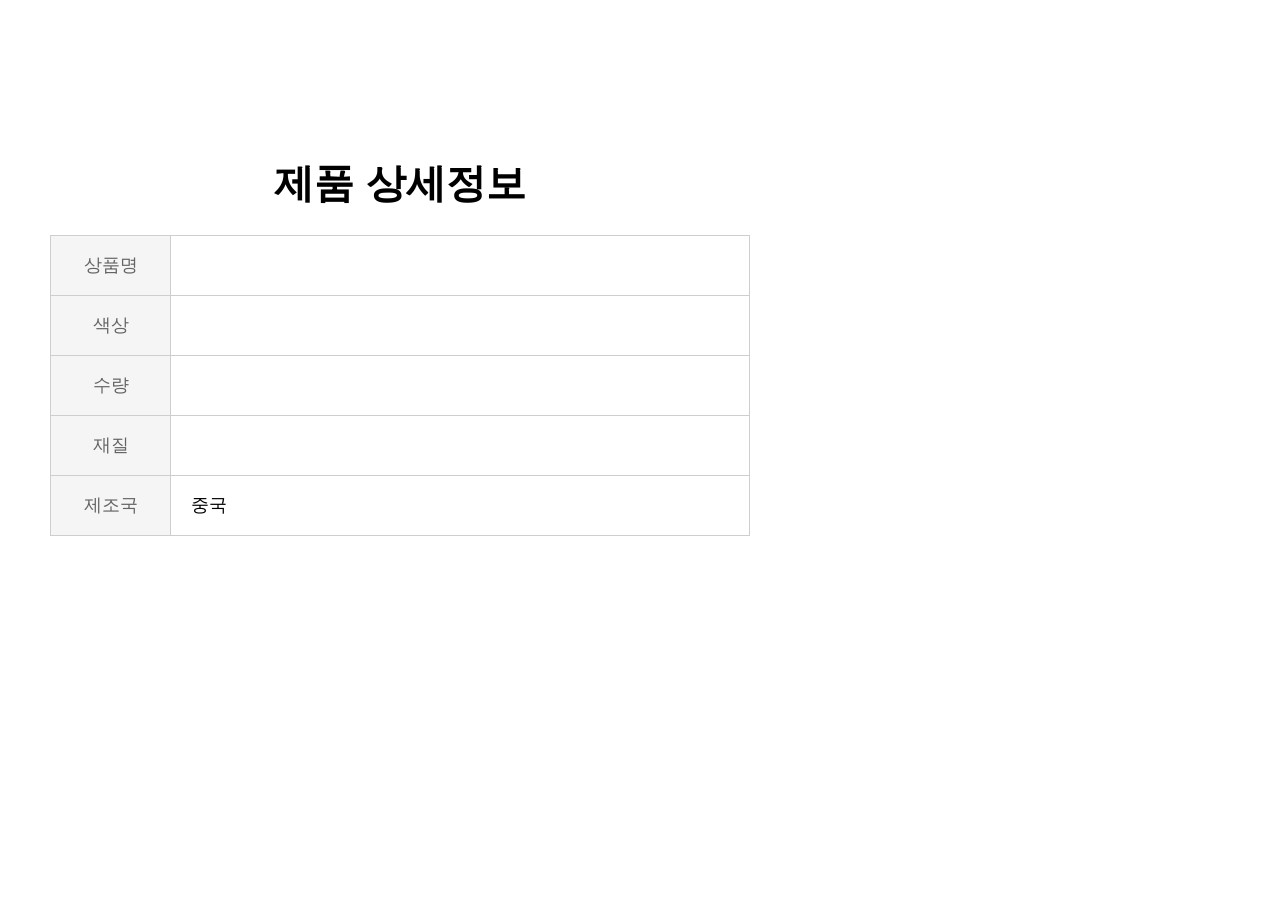
<file: extension/static/detail_page/index.html>
<!DOCTYPE html>
<html lang="ko">

<head>
    <meta name="viewport" content="width=device-width, initial-scale=1" />
    <meta charset="utf-8" />
    <link rel="stylesheet" href="../globals.css">
    <link rel="stylesheet" href="style.css">
</head>

<body>
    <main class="element">
        <h1 class="name"></h1>
        <div class="img"></div>
        <div class="div"></div>
        <div class="img-2"></div>
        <section class="info-section">
            <h2 class="info-title">제품 상세정보</h2>
            <table class="info-table">
                <tr>
                    <th>상품명</th>
                    <td class="name-2"></td>
                </tr>
                <tr>
                    <th>색상</th>
                    <td class="color"></td>
                </tr>
                <tr>
                    <th>수량</th>
                    <td class="count"></td>
                </tr>
                <tr>
                    <th>재질</th>
                    <td class="mtl"></td>
                </tr>
                <tr>
                    <th>제조국</th>
                    <td>중국</td>
                </tr>
            </table>
        </section>
    </main>
</body>

</html>
</file>
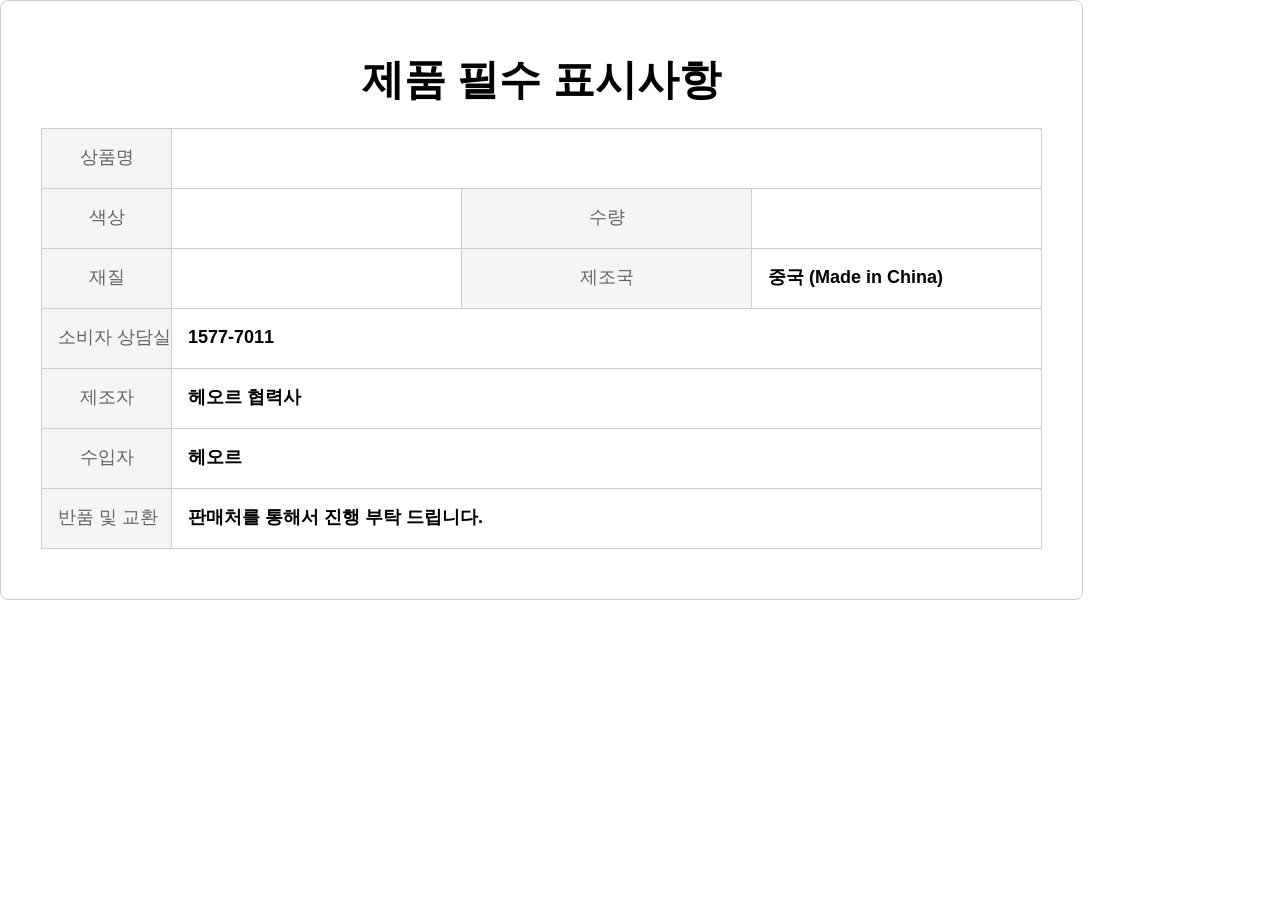
<file: extension/static/label/index.html>
<!DOCTYPE html>
<html lang="ko">

<head>
    <meta name="viewport" content="width=device-width, initial-scale=1" />
    <meta charset="utf-8" />
    <link rel="stylesheet" href="../globals.css">
    <link rel="stylesheet" href="style.css">
</head>

<body>
    <article class="element">
        <h1 class="title">제품 필수 표시사항</h1>
        <table class="label-table">
            <tr>
                <th>상품명</th>
                <td colspan="3" class="name"></td>
            </tr>
            <tr>
                <th>색상</th>
                <td class="color"></td>
                <th>수량</th>
                <td class="count"></td>
            </tr>
            <tr>
                <th>재질</th>
                <td class="mtl"></td>
                <th>제조국</th>
                <td>중국 (Made in China)</td>
            </tr>
            <tr>
                <th>소비자 상담실</th>
                <td colspan="3">1577-7011</td>
            </tr>
            <tr>
                <th>제조자</th>
                <td colspan="3">헤오르 협력사</td>
            </tr>
            <tr>
                <th>수입자</th>
                <td colspan="3">헤오르</td>
            </tr>
            <tr>
                <th>반품 및 교환</th>
                <td colspan="3">판매처를 통해서 진행 부탁 드립니다.</td>
            </tr>
        </table>
    </article>
</body>

</html>
</file>
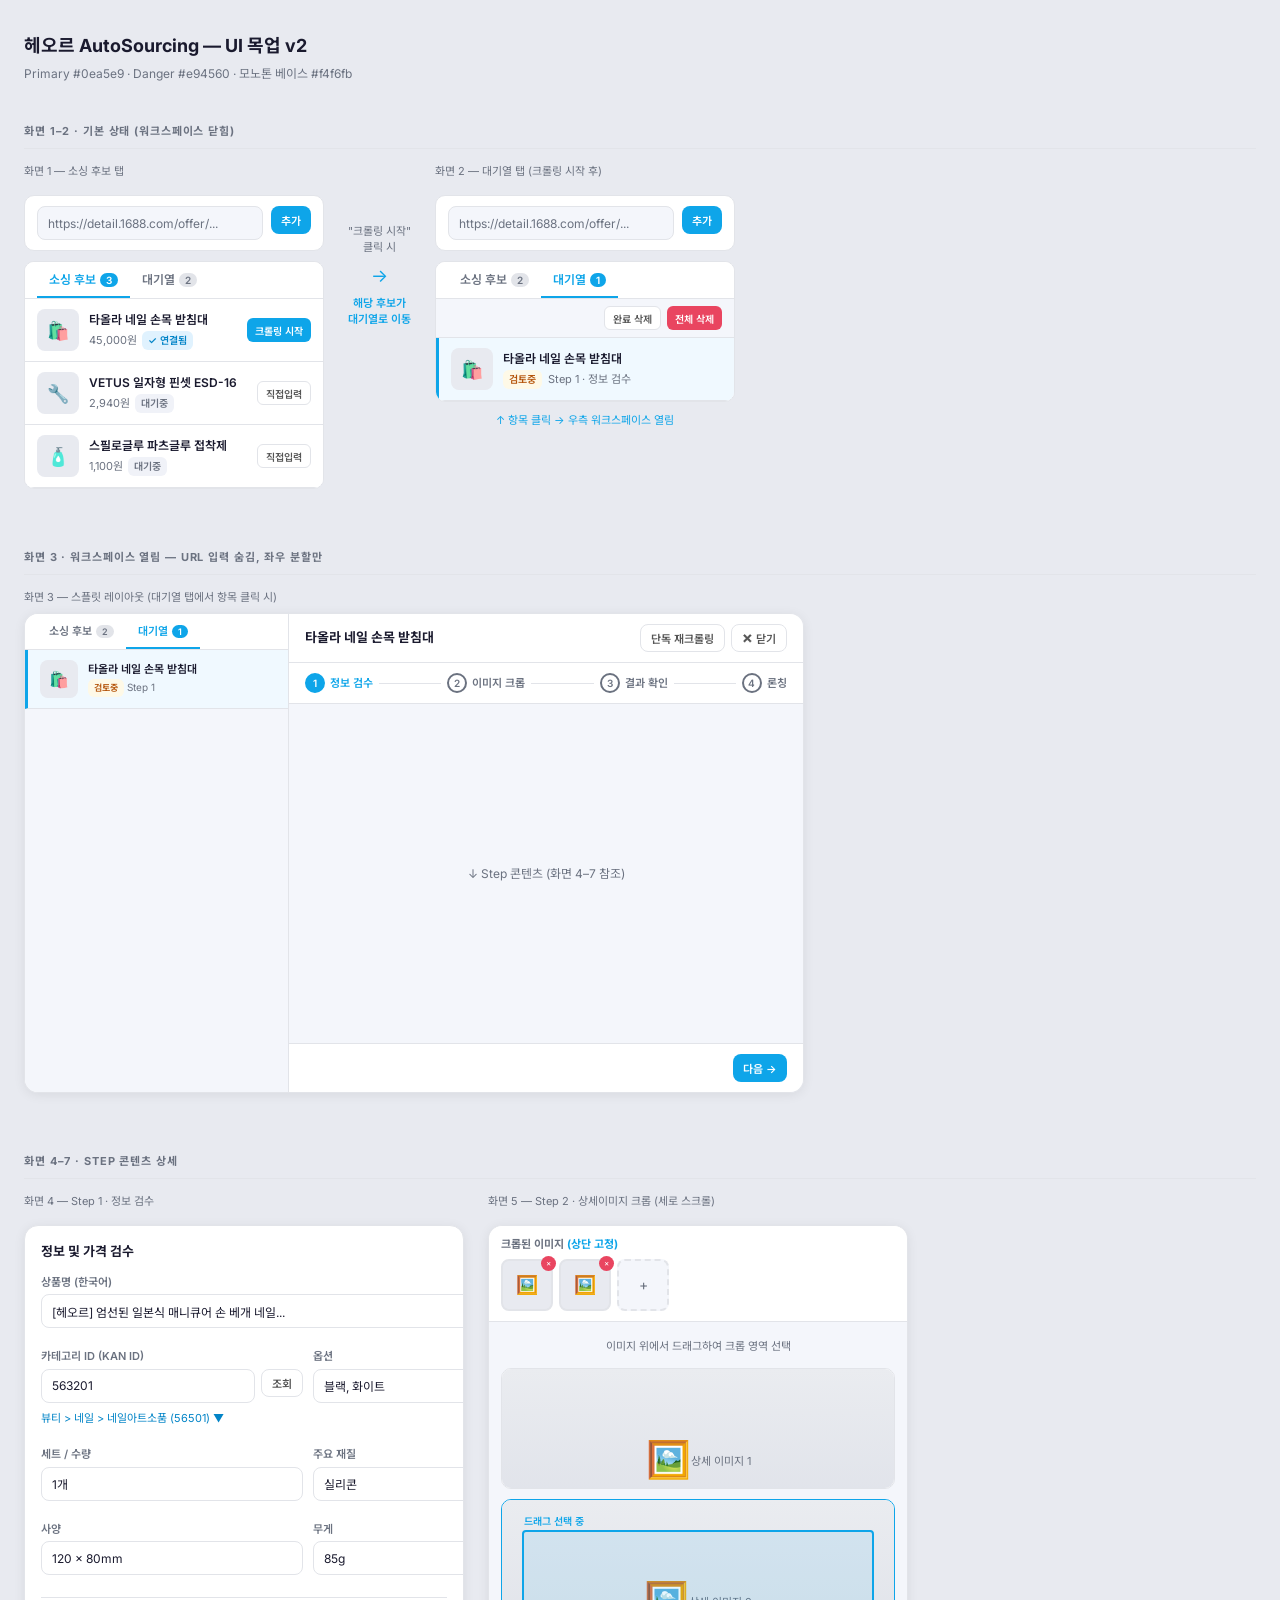
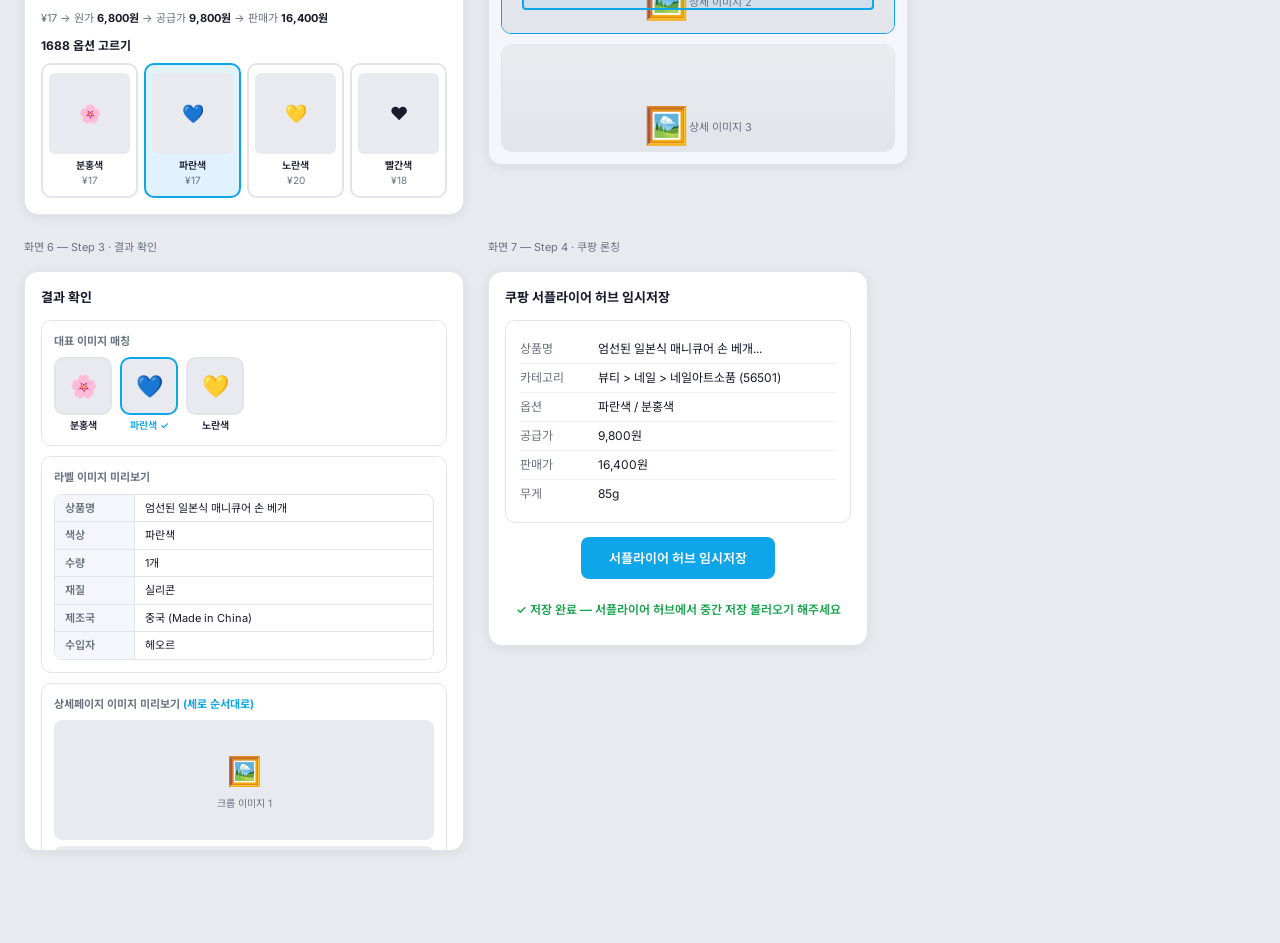
<file: docs/ui-mockup.html>
<!DOCTYPE html>
<html lang="ko">
<head>
<meta charset="UTF-8">
<meta name="viewport" content="width=device-width, initial-scale=1.0">
<title>헤오르 AutoSourcing — UI 목업 v2</title>
<link rel="stylesheet" href="https://fonts.googleapis.com/css2?family=Noto+Sans+KR:wght@400;500;600;700&family=Inter:wght@400;500;600;700&display=swap">
<style>
  * { box-sizing: border-box; margin: 0; padding: 0; }
  body { font-family: 'Inter','Noto Sans KR',sans-serif; background: #e8eaf0; color: #1a1a2e; font-size: 13px; line-height: 1.5; padding: 32px 24px; }

  :root {
    --bg: #f4f6fb; --surface: #fff; --border: #e2e4e9;
    --text: #1a1a2e; --muted: #6b7280;
    --primary: #0ea5e9; --primary-hover: #0284c7; --primary-light: #e0f2fe;
    --danger: #e94560; --success: #16a34a;
  }

  h1 { font-size: 18px; font-weight: 700; margin-bottom: 6px; }
  .page-sub { color: var(--muted); font-size: 12px; margin-bottom: 40px; }

  .section { margin-bottom: 60px; }
  .section-label { font-size: 11px; font-weight: 700; color: var(--muted); text-transform: uppercase; letter-spacing: 0.08em; margin-bottom: 14px; padding-bottom: 8px; border-bottom: 1px solid var(--border); }
  .caption { font-size: 11px; color: var(--muted); margin-bottom: 8px; }

  .row { display: flex; gap: 24px; flex-wrap: wrap; align-items: flex-start; }
  .col { display: flex; flex-direction: column; gap: 8px; }

  /* ── 디바이스 프레임 ── */
  .frame {
    background: var(--surface); border: 1px solid var(--border);
    border-radius: 14px; overflow: hidden;
    box-shadow: 0 2px 12px rgba(0,0,0,0.07); flex-shrink: 0;
  }

  /* ── 공통 컴포넌트 ── */
  .btn { display: inline-flex; align-items: center; border: none; border-radius: 8px; cursor: pointer; font-size: 12px; font-weight: 600; height: 34px; padding: 0 14px; font-family: inherit; white-space: nowrap; }
  .btn-primary { background: var(--primary); color: #fff; }
  .btn-ghost { background: var(--surface); border: 1px solid var(--border); color: #555; }
  .btn-danger { background: var(--danger); color: #fff; }
  .btn-sm { height: 28px; font-size: 11px; padding: 0 10px; }
  .btn-xs { height: 24px; font-size: 10px; padding: 0 8px; border-radius: 6px; }

  .badge { display: inline-flex; align-items: center; border-radius: 6px; font-size: 10px; font-weight: 600; padding: 2px 6px; }
  .b-linked { background: var(--primary-light); color: var(--primary-hover); }
  .b-pending { background: #f0f2f8; color: var(--muted); }
  .b-done { background: #f0fdf4; color: var(--success); }
  .b-review { background: #fef9e7; color: #b45309; }

  .tab-cnt { border-radius: 10px; padding: 1px 6px; font-size: 10px; margin-left: 4px; }
  .tc-on { background: var(--primary); color: #fff; }
  .tc-off { background: #e2e4e9; color: var(--muted); }

  .tabs { display: flex; border-bottom: 1px solid var(--border); background: var(--surface); padding: 0 12px; }
  .tab { padding: 9px 12px 7px; font-size: 12px; font-weight: 600; color: var(--muted); border-bottom: 2px solid transparent; cursor: pointer; white-space: nowrap; }
  .tab.on { color: var(--primary); border-bottom-color: var(--primary); }

  /* ── URL 입력 컨테이너 (별도) ── */
  .url-container {
    background: var(--surface); border-radius: 10px;
    border: 1px solid var(--border); padding: 10px 12px;
    display: flex; gap: 8px;
  }
  .url-input {
    flex: 1; border: 1px solid var(--border); border-radius: 8px;
    height: 34px; padding: 0 10px; font-size: 12px; color: var(--muted);
    background: var(--bg); outline: none; font-family: inherit;
  }

  /* ── 카드 패널 ── */
  .panel { background: var(--surface); border: 1px solid var(--border); border-radius: 10px; overflow: hidden; }
  .panel-bg { background: var(--bg); }

  .cand-card { display: flex; align-items: center; gap: 10px; padding: 10px 12px; border-bottom: 1px solid var(--border); background: var(--surface); }
  .cand-thumb { width: 42px; height: 42px; border-radius: 8px; background: #e8eaf0; flex-shrink: 0; display: flex; align-items: center; justify-content: center; font-size: 18px; }
  .cand-body { flex: 1; min-width: 0; }
  .cand-name { font-size: 12px; font-weight: 600; white-space: nowrap; overflow: hidden; text-overflow: ellipsis; }
  .cand-sub { font-size: 11px; color: var(--muted); margin-top: 2px; display: flex; align-items: center; gap: 5px; }
  .cand-actions { display: flex; align-items: center; gap: 5px; flex-shrink: 0; }

  .q-toolbar { display: flex; justify-content: flex-end; gap: 6px; padding: 7px 12px; background: var(--bg); border-bottom: 1px solid var(--border); }
  .q-item { display: flex; align-items: center; gap: 10px; padding: 10px 12px; border-bottom: 1px solid var(--border); background: var(--surface); cursor: pointer; }
  .q-item:hover { background: var(--bg); }
  .q-thumb { width: 42px; height: 42px; border-radius: 8px; background: #e8eaf0; flex-shrink: 0; display: flex; align-items: center; justify-content: center; font-size: 18px; }
  .q-body { flex: 1; min-width: 0; }
  .q-name { font-size: 12px; font-weight: 600; white-space: nowrap; overflow: hidden; text-overflow: ellipsis; }
  .q-status { font-size: 11px; color: var(--muted); margin-top: 2px; }

  /* ── 스플릿 레이아웃 ── */
  .split { display: flex; border-radius: 14px; overflow: hidden; border: 1px solid var(--border); box-shadow: 0 2px 12px rgba(0,0,0,0.07); }
  .sp-left { width: 264px; border-right: 1px solid var(--border); display: flex; flex-direction: column; flex-shrink: 0; background: var(--surface); }
  .sp-right { flex: 1; display: flex; flex-direction: column; background: var(--bg); overflow: hidden; }

  /* ── 워크스페이스 ── */
  .ws-header { display: flex; align-items: center; justify-content: space-between; padding: 10px 16px; border-bottom: 1px solid var(--border); background: var(--surface); flex-shrink: 0; }
  .ws-title { font-size: 13px; font-weight: 700; }
  .ws-actions { display: flex; gap: 6px; }
  .stepper { display: flex; align-items: center; padding: 10px 16px; border-bottom: 1px solid var(--border); background: var(--surface); flex-shrink: 0; }
  .st-item { display: flex; align-items: center; gap: 5px; font-size: 11px; font-weight: 600; color: var(--muted); white-space: nowrap; }
  .st-item.on { color: var(--primary); }
  .st-item.done { color: var(--success); }
  .st-num { width: 20px; height: 20px; border-radius: 50%; border: 2px solid currentColor; display: flex; align-items: center; justify-content: center; font-size: 10px; flex-shrink: 0; }
  .st-item.on .st-num { background: var(--primary); border-color: var(--primary); color: #fff; }
  .st-item.done .st-num { background: var(--success); border-color: var(--success); color: #fff; }
  .st-line { flex: 1; height: 1px; background: var(--border); margin: 0 6px; min-width: 10px; }
  .st-line.done { background: var(--success); }
  .ws-body { flex: 1; overflow-y: auto; padding: 16px; }
  .ws-footer { display: flex; justify-content: space-between; align-items: center; padding: 10px 16px; border-top: 1px solid var(--border); background: var(--surface); flex-shrink: 0; }

  /* ── Step 1 폼 ── */
  .sec-title { font-size: 13px; font-weight: 700; margin-bottom: 12px; }
  .fg { display: flex; flex-direction: column; gap: 4px; margin-bottom: 10px; }
  .fg-row { display: grid; gap: 10px; margin-bottom: 10px; }
  .fg-row.c2 { grid-template-columns: 1fr 1fr; }
  .fg-row.c3 { grid-template-columns: 1fr 1fr 1fr; }
  .fl { font-size: 11px; font-weight: 600; color: var(--muted); }
  .fi { border: 1px solid var(--border); border-radius: 8px; height: 34px; padding: 0 10px; font-size: 12px; background: #fff; outline: none; font-family: inherit; color: var(--text); }
  .fi-row { display: flex; gap: 6px; }
  .fi-row .fi { flex: 1; }
  .divider { border: none; border-top: 1px solid var(--border); margin: 12px 0; }
  .price-bar { font-size: 11px; color: var(--muted); margin-bottom: 10px; }
  .price-bar b { color: var(--text); font-weight: 700; }

  .opt-grid { display: grid; grid-template-columns: repeat(4, 1fr); gap: 6px; }
  .opt-card { border: 2px solid var(--border); border-radius: 10px; padding: 8px 6px; text-align: center; background: #fff; }
  .opt-card.sel { border-color: var(--primary); background: var(--primary-light); }
  .opt-thumb { aspect-ratio: 1; background: #e8eaf0; border-radius: 6px; margin-bottom: 4px; display: flex; align-items: center; justify-content: center; font-size: 18px; }
  .opt-name { font-size: 10px; font-weight: 600; }
  .opt-price { font-size: 10px; color: var(--muted); }

  /* ── Step 2 크롭 ── */
  .crop-layout { display: flex; gap: 0; height: 100%; }
  .crop-left { width: 200px; border-right: 1px solid var(--border); overflow-y: auto; flex-shrink: 0; padding: 10px; display: flex; flex-direction: column; gap: 8px; }
  .crop-right { flex: 1; overflow-y: auto; padding: 10px; display: flex; flex-direction: column; gap: 8px; }

  .crop-result-box { background: var(--surface); border: 1px solid var(--border); border-radius: 10px; padding: 10px; margin-bottom: 4px; }
  .crop-result-title { font-size: 11px; font-weight: 700; margin-bottom: 8px; color: var(--muted); }
  .cropped-list { display: flex; gap: 6px; flex-wrap: wrap; }
  .cropped-item { width: 52px; height: 52px; background: #e8eaf0; border-radius: 8px; border: 2px solid var(--border); display: flex; align-items: center; justify-content: center; font-size: 18px; position: relative; }
  .crop-del { position: absolute; top: -5px; right: -5px; width: 15px; height: 15px; background: var(--danger); color: #fff; border-radius: 50%; font-size: 8px; display: flex; align-items: center; justify-content: center; }

  .detail-img-item { background: var(--surface); border-radius: 10px; overflow: hidden; border: 1px solid var(--border); }
  .detail-img-item img-ph { display: block; width: 100%; background: #e8eaf0; display: flex; align-items: center; justify-content: center; font-size: 40px; }
  .detail-ph { width: 100%; background: linear-gradient(180deg, #eaecf0 0%, #dde0e8 100%); display: flex; align-items: center; justify-content: center; font-size: 36px; border-radius: 8px; }

  /* ── Step 3 결과 확인 ── */
  .match-row { display: flex; gap: 8px; flex-wrap: wrap; }
  .match-item { text-align: center; }
  .match-thumb { width: 58px; height: 58px; background: #e8eaf0; border-radius: 10px; border: 2px solid var(--border); display: flex; align-items: center; justify-content: center; font-size: 22px; margin-bottom: 3px; }
  .match-thumb.sel { border-color: var(--primary); }
  .match-lbl { font-size: 10px; font-weight: 600; }
  .match-lbl.sel { color: var(--primary); }

  .preview-card { background: var(--surface); border: 1px solid var(--border); border-radius: 10px; padding: 12px; margin-bottom: 10px; }
  .preview-ttl { font-size: 11px; font-weight: 700; color: var(--muted); margin-bottom: 8px; }
  .label-tbl { border: 1px solid var(--border); border-radius: 8px; overflow: hidden; font-size: 11px; }
  .label-row { display: flex; border-bottom: 1px solid var(--border); }
  .label-row:last-child { border-bottom: none; }
  .lk { background: var(--bg); color: var(--muted); font-weight: 600; padding: 5px 10px; width: 80px; flex-shrink: 0; border-right: 1px solid var(--border); }
  .lv { padding: 5px 10px; }
  .detail-stack { display: flex; flex-direction: column; gap: 6px; }
  .detail-img-row { width: 100%; border-radius: 8px; overflow: hidden; background: #e8eaf0; display: flex; align-items: center; justify-content: center; font-size: 32px; }

  /* ── Step 4 ── */
  .summary-card { background: var(--surface); border: 1px solid var(--border); border-radius: 10px; padding: 14px; margin-bottom: 14px; }
  .sum-row { display: flex; gap: 8px; font-size: 12px; padding: 5px 0; border-bottom: 1px solid #f0f2f8; }
  .sum-row:last-child { border-bottom: none; }
  .sk { color: var(--muted); width: 70px; flex-shrink: 0; }
  .done-msg { text-align: center; padding: 10px; font-size: 12px; color: var(--success); font-weight: 600; }

  /* ── 화살표 설명 ── */
  .flow-arrow { display: flex; align-items: center; gap: 12px; margin: 12px 0; font-size: 11px; color: var(--muted); }
  .arrow { font-size: 18px; color: var(--primary); }
</style>
</head>
<body>

<h1>헤오르 AutoSourcing — UI 목업 v2</h1>
<p class="page-sub">Primary #0ea5e9 · Danger #e94560 · 모노톤 베이스 #f4f6fb</p>

<!-- ══════════════════════════════════════════════════════ -->
<!-- SECTION 1: 기본 화면 — 워크스페이스 닫힘               -->
<!-- ══════════════════════════════════════════════════════ -->
<div class="section">
  <div class="section-label">화면 1–2 · 기본 상태 (워크스페이스 닫힘)</div>

  <div class="row">

    <!-- 화면 1: 소싱 후보 탭 -->
    <div class="col">
      <div class="caption">화면 1 — 소싱 후보 탭</div>
      <div style="width:300px;display:flex;flex-direction:column;gap:10px;">

        <!-- URL 입력: 별도 컨테이너 -->
        <div class="url-container">
          <input class="url-input" type="text" value="https://detail.1688.com/offer/...">
          <button class="btn btn-primary btn-sm">추가</button>
        </div>

        <!-- 소싱 후보 / 대기열 패널: 별도 컨테이너 -->
        <div class="panel">
          <div class="tabs">
            <div class="tab on">소싱 후보<span class="tab-cnt tc-on">3</span></div>
            <div class="tab">대기열<span class="tab-cnt tc-off">2</span></div>
          </div>
          <div class="panel-bg">
            <div class="cand-card">
              <div class="cand-thumb">🛍️</div>
              <div class="cand-body">
                <div class="cand-name">타올라 네일 손목 받침대</div>
                <div class="cand-sub">45,000원 <span class="badge b-linked">✓ 연결됨</span></div>
              </div>
              <div class="cand-actions">
                <button class="btn btn-primary btn-xs">크롤링 시작</button>
              </div>
            </div>
            <div class="cand-card">
              <div class="cand-thumb">🔧</div>
              <div class="cand-body">
                <div class="cand-name">VETUS 일자형 핀셋 ESD-16</div>
                <div class="cand-sub">2,940원 <span class="badge b-pending">대기중</span></div>
              </div>
              <div class="cand-actions">
                <button class="btn btn-ghost btn-xs">직접입력</button>
              </div>
            </div>
            <div class="cand-card">
              <div class="cand-thumb">🧴</div>
              <div class="cand-body">
                <div class="cand-name">스필로글루 파츠글루 접착제</div>
                <div class="cand-sub">1,100원 <span class="badge b-pending">대기중</span></div>
              </div>
              <div class="cand-actions">
                <button class="btn btn-ghost btn-xs">직접입력</button>
              </div>
            </div>
          </div>
        </div>
      </div>
    </div>

    <!-- 흐름 설명 -->
    <div style="display:flex;flex-direction:column;justify-content:center;align-items:center;gap:6px;padding-top:60px;">
      <div style="font-size:11px;color:var(--muted);text-align:center;">"크롤링 시작"<br>클릭 시</div>
      <div class="arrow">→</div>
      <div style="font-size:11px;color:var(--primary);font-weight:600;text-align:center;">해당 후보가<br>대기열로 이동</div>
    </div>

    <!-- 화면 2: 대기열 탭 (후보 → 대기열 이동 후) -->
    <div class="col">
      <div class="caption">화면 2 — 대기열 탭 (크롤링 시작 후)</div>
      <div style="width:300px;display:flex;flex-direction:column;gap:10px;">

        <div class="url-container">
          <input class="url-input" type="text" value="https://detail.1688.com/offer/...">
          <button class="btn btn-primary btn-sm">추가</button>
        </div>

        <div class="panel">
          <div class="tabs">
            <div class="tab">소싱 후보<span class="tab-cnt tc-off">2</span></div>
            <div class="tab on">대기열<span class="tab-cnt tc-on">1</span></div>
          </div>
          <div class="panel-bg">
            <div class="q-toolbar">
              <button class="btn btn-ghost btn-xs">완료 삭제</button>
              <button class="btn btn-danger btn-xs">전체 삭제</button>
            </div>
            <!-- 이동된 항목 (클릭하면 워크스페이스 열림) -->
            <div class="q-item" style="background:#f0f9ff;border-left:3px solid var(--primary);">
              <div class="q-thumb">🛍️</div>
              <div class="q-body">
                <div class="q-name">타올라 네일 손목 받침대</div>
                <div class="q-status"><span class="badge b-review">검토중</span> &nbsp;Step 1 · 정보 검수</div>
              </div>
            </div>
          </div>
        </div>
        <div style="font-size:11px;color:var(--primary);text-align:center;">↑ 항목 클릭 → 우측 워크스페이스 열림</div>
      </div>
    </div>

  </div>
</div>

<!-- ══════════════════════════════════════════════════════ -->
<!-- SECTION 2: 워크스페이스 열림 — URL 입력 숨김, 스플릿  -->
<!-- ══════════════════════════════════════════════════════ -->
<div class="section">
  <div class="section-label">화면 3 · 워크스페이스 열림 — URL 입력 숨김, 좌우 분할만</div>

  <div class="caption">화면 3 — 스플릿 레이아웃 (대기열 탭에서 항목 클릭 시)</div>
  <div class="split" style="width:780px;height:480px;">
    <!-- 좌: 대기열 패널만 -->
    <div class="sp-left">
      <div class="tabs">
        <div class="tab" style="font-size:11px;">소싱 후보<span class="tab-cnt tc-off" style="font-size:9px;">2</span></div>
        <div class="tab on" style="font-size:11px;">대기열<span class="tab-cnt tc-on" style="font-size:9px;">1</span></div>
      </div>
      <div style="flex:1;overflow-y:auto;background:var(--bg);">
        <div class="q-item" style="background:#f0f9ff;border-left:3px solid var(--primary);">
          <div class="q-thumb" style="width:38px;height:38px;font-size:16px;">🛍️</div>
          <div class="q-body">
            <div class="q-name" style="font-size:11px;">타올라 네일 손목 받침대</div>
            <div class="q-status" style="font-size:10px;"><span class="badge b-review" style="font-size:9px;">검토중</span> Step 1</div>
          </div>
        </div>
      </div>
    </div>
    <!-- 우: 워크스페이스 -->
    <div class="sp-right">
      <div class="ws-header">
        <div class="ws-title">타올라 네일 손목 받침대</div>
        <div class="ws-actions">
          <button class="btn btn-ghost btn-sm">단독 재크롤링</button>
          <button class="btn btn-ghost btn-sm">✕ 닫기</button>
        </div>
      </div>
      <div class="stepper">
        <div class="st-item on"><div class="st-num">1</div>정보 검수</div>
        <div class="st-line"></div>
        <div class="st-item"><div class="st-num">2</div>이미지 크롭</div>
        <div class="st-line"></div>
        <div class="st-item"><div class="st-num">3</div>결과 확인</div>
        <div class="st-line"></div>
        <div class="st-item"><div class="st-num">4</div>론칭</div>
      </div>
      <div class="ws-body" style="display:flex;align-items:center;justify-content:center;color:var(--muted);font-size:12px;">
        ↓ Step 콘텐츠 (화면 4–7 참조)
      </div>
      <div class="ws-footer">
        <div></div>
        <button class="btn btn-primary btn-sm">다음 →</button>
      </div>
    </div>
  </div>
</div>

<!-- ══════════════════════════════════════════════════════ -->
<!-- SECTION 3: Step 콘텐츠                               -->
<!-- ══════════════════════════════════════════════════════ -->
<div class="section">
  <div class="section-label">화면 4–7 · Step 콘텐츠 상세</div>

  <div class="row" style="align-items:flex-start;">

    <!-- 화면 4: Step 1 — 정보 검수 -->
    <div class="col">
      <div class="caption">화면 4 — Step 1 · 정보 검수</div>
      <div class="frame" style="width:440px;padding:16px;">
        <div class="sec-title">정보 및 가격 검수</div>
        <div class="fg-row c2">
          <div class="fg" style="grid-column:span 2">
            <div class="fl">상품명 (한국어)</div>
            <input class="fi" type="text" value="[헤오르] 엄선된 일본식 매니큐어 손 베개 네일...">
          </div>
          <div class="fg">
            <div class="fl">카테고리 ID (KAN ID)</div>
            <div class="fi-row">
              <input class="fi" type="text" value="563201">
              <button class="btn btn-ghost btn-sm">조회</button>
            </div>
            <div style="font-size:11px;color:#0284c7;margin-top:3px;">뷰티 > 네일 > 네일아트소품 (56501) ▼</div>
          </div>
          <div class="fg">
            <div class="fl">옵션</div>
            <input class="fi" type="text" value="블랙, 화이트">
          </div>
          <div class="fg">
            <div class="fl">세트 / 수량</div>
            <input class="fi" type="text" value="1개">
          </div>
          <div class="fg">
            <div class="fl">주요 재질</div>
            <input class="fi" type="text" value="실리콘">
          </div>
          <div class="fg">
            <div class="fl">사양</div>
            <input class="fi" type="text" value="120 × 80mm">
          </div>
          <div class="fg">
            <div class="fl">무게</div>
            <input class="fi" type="text" value="85g">
          </div>
        </div>
        <div class="divider"></div>
        <div class="price-bar">¥17 → 원가 <b>6,800원</b> → 공급가 <b>9,800원</b> → 판매가 <b>16,400원</b></div>
        <div style="font-size:12px;font-weight:700;margin-bottom:8px;">1688 옵션 고르기</div>
        <div class="opt-grid">
          <div class="opt-card">
            <div class="opt-thumb">🌸</div>
            <div class="opt-name">분홍색</div>
            <div class="opt-price">¥17</div>
          </div>
          <div class="opt-card sel">
            <div class="opt-thumb">💙</div>
            <div class="opt-name">파란색</div>
            <div class="opt-price">¥17</div>
          </div>
          <div class="opt-card">
            <div class="opt-thumb">💛</div>
            <div class="opt-name">노란색</div>
            <div class="opt-price">¥20</div>
          </div>
          <div class="opt-card">
            <div class="opt-thumb">❤️</div>
            <div class="opt-name">빨간색</div>
            <div class="opt-price">¥18</div>
          </div>
        </div>
      </div>
    </div>

    <!-- 화면 5: Step 2 — 이미지 크롭 (세로 스크롤) -->
    <div class="col">
      <div class="caption">화면 5 — Step 2 · 상세이미지 크롭 (세로 스크롤)</div>
      <div class="frame" style="width:420px;height:540px;display:flex;flex-direction:column;">
        <!-- 상단 고정: 크롭 결과 -->
        <div style="padding:10px 12px;border-bottom:1px solid var(--border);background:var(--surface);flex-shrink:0;">
          <div style="font-size:11px;font-weight:700;color:var(--muted);margin-bottom:6px;">크롭된 이미지 <span style="color:var(--primary);">(상단 고정)</span></div>
          <div class="cropped-list">
            <div class="cropped-item">🖼️<div class="crop-del">×</div></div>
            <div class="cropped-item">🖼️<div class="crop-del">×</div></div>
            <div class="cropped-item" style="border-style:dashed;background:var(--bg);font-size:14px;color:var(--muted);">+</div>
          </div>
        </div>
        <!-- 하단: 상세 이미지 세로 스크롤 + 드래그 크롭 -->
        <div style="flex:1;overflow-y:auto;padding:12px;display:flex;flex-direction:column;gap:10px;background:var(--bg);">
          <div style="font-size:11px;color:var(--muted);text-align:center;padding:4px 0;">이미지 위에서 드래그하여 크롭 영역 선택</div>
          <!-- 상세 이미지 1 -->
          <div class="detail-img-item">
            <div class="detail-ph" style="height:180px;">🖼️<br><span style="font-size:11px;color:var(--muted);margin-top:4px;">상세 이미지 1</span></div>
          </div>
          <!-- 선택 영역 표시 예시 -->
          <div class="detail-img-item" style="border-color:var(--primary);position:relative;">
            <div class="detail-ph" style="height:200px;">🖼️<br><span style="font-size:11px;color:var(--muted);margin-top:4px;">상세 이미지 2</span></div>
            <!-- 드래그 선택 영역 -->
            <div style="position:absolute;top:30px;left:20px;right:20px;height:80px;border:2px solid var(--primary);background:rgba(14,165,233,0.1);border-radius:4px;pointer-events:none;">
              <div style="position:absolute;top:-18px;left:0;font-size:10px;color:var(--primary);font-weight:600;">드래그 선택 중</div>
            </div>
          </div>
          <div class="detail-img-item">
            <div class="detail-ph" style="height:160px;">🖼️<br><span style="font-size:11px;color:var(--muted);margin-top:4px;">상세 이미지 3</span></div>
          </div>
        </div>
      </div>
    </div>

  </div>

  <!-- Step 3, 4 -->
  <div class="row" style="margin-top:24px;align-items:flex-start;">

    <!-- 화면 6: Step 3 — 결과 확인 -->
    <div class="col">
      <div class="caption">화면 6 — Step 3 · 결과 확인</div>
      <div class="frame" style="width:440px;height:580px;overflow-y:auto;">
        <div style="padding:16px;">
          <div class="sec-title">결과 확인</div>

          <!-- 대표 이미지 매칭 -->
          <div class="preview-card">
            <div class="preview-ttl">대표 이미지 매칭</div>
            <div class="match-row">
              <div class="match-item">
                <div class="match-thumb">🌸</div>
                <div class="match-lbl">분홍색</div>
              </div>
              <div class="match-item">
                <div class="match-thumb sel">💙</div>
                <div class="match-lbl sel">파란색 ✓</div>
              </div>
              <div class="match-item">
                <div class="match-thumb">💛</div>
                <div class="match-lbl">노란색</div>
              </div>
            </div>
          </div>

          <!-- 라벨 이미지 -->
          <div class="preview-card">
            <div class="preview-ttl">라벨 이미지 미리보기</div>
            <div class="label-tbl">
              <div class="label-row"><div class="lk">상품명</div><div class="lv">엄선된 일본식 매니큐어 손 베개</div></div>
              <div class="label-row"><div class="lk">색상</div><div class="lv">파란색</div></div>
              <div class="label-row"><div class="lk">수량</div><div class="lv">1개</div></div>
              <div class="label-row"><div class="lk">재질</div><div class="lv">실리콘</div></div>
              <div class="label-row"><div class="lk">제조국</div><div class="lv">중국 (Made in China)</div></div>
              <div class="label-row"><div class="lk">수입자</div><div class="lv">헤오르</div></div>
            </div>
          </div>

          <!-- 상세페이지 이미지 — 실제 상세페이지처럼 세로 배치 -->
          <div class="preview-card">
            <div class="preview-ttl">상세페이지 이미지 미리보기 <span style="color:var(--primary);">(세로 순서대로)</span></div>
            <div class="detail-stack">
              <div class="detail-img-row" style="height:120px;">
                <div style="display:flex;flex-direction:column;align-items:center;gap:4px;color:var(--muted);">
                  <span style="font-size:28px;">🖼️</span>
                  <span style="font-size:10px;">크롭 이미지 1</span>
                </div>
              </div>
              <div class="detail-img-row" style="height:120px;">
                <div style="display:flex;flex-direction:column;align-items:center;gap:4px;color:var(--muted);">
                  <span style="font-size:28px;">🖼️</span>
                  <span style="font-size:10px;">크롭 이미지 2</span>
                </div>
              </div>
              <div class="detail-img-row" style="height:120px;">
                <div style="display:flex;flex-direction:column;align-items:center;gap:4px;color:var(--muted);">
                  <span style="font-size:28px;">🖼️</span>
                  <span style="font-size:10px;">크롭 이미지 3</span>
                </div>
              </div>
            </div>
          </div>
        </div>
      </div>
    </div>

    <!-- 화면 7: Step 4 — 쿠팡 론칭 -->
    <div class="col">
      <div class="caption">화면 7 — Step 4 · 쿠팡 론칭</div>
      <div class="frame" style="width:380px;padding:16px;">
        <div class="sec-title">쿠팡 서플라이어 허브 임시저장</div>
        <div class="summary-card">
          <div class="sum-row"><span class="sk">상품명</span><span>엄선된 일본식 매니큐어 손 베개...</span></div>
          <div class="sum-row"><span class="sk">카테고리</span><span>뷰티 > 네일 > 네일아트소품 (56501)</span></div>
          <div class="sum-row"><span class="sk">옵션</span><span>파란색 / 분홍색</span></div>
          <div class="sum-row"><span class="sk">공급가</span><span>9,800원</span></div>
          <div class="sum-row"><span class="sk">판매가</span><span>16,400원</span></div>
          <div class="sum-row"><span class="sk">무게</span><span>85g</span></div>
        </div>
        <div style="text-align:center;margin-bottom:12px;">
          <button class="btn btn-primary" style="height:42px;font-size:13px;padding:0 28px;">서플라이어 허브 임시저장</button>
        </div>
        <div class="done-msg">✓ 저장 완료 — 서플라이어 허브에서 중간 저장 불러오기 해주세요</div>
      </div>
    </div>

  </div>
</div>

</body>
</html>
</file>
<file: extension/static/globals.css>
/**
 * globals.css — Extension용 (CDN @import 제거 버전)
 *
 * 섹션 10 [필수 수정 4]: MV3 Extension CSP로 외부 CDN @import 차단됨
 * → manifest.json content_security_policy에서 fonts.googleapis.com 허용 처리
 * → 이 파일은 CDN @import 대신 manifest의 CSP 허용 하에 UI에서
 *    <link rel="stylesheet"> 로 직접 로드하는 방식 사용
 *
 * 섹션 10 [필수 수정 5]: 한글 폰트 추가 (Inter는 영문 전용)
 * → Noto Sans KR 추가 (ui/index.html의 <head>에서 Google Fonts link로 로드)
 */

/* meyer-reset 인라인 (cdnjs 대체) */
html, body, div, span, applet, object, iframe,
h1, h2, h3, h4, h5, h6, p, blockquote, pre,
a, abbr, acronym, address, big, cite, code,
del, dfn, em, img, ins, kbd, q, s, samp,
small, strike, strong, sub, sup, tt, var,
b, u, i, center,
dl, dt, dd, ol, ul, li,
fieldset, form, label, legend,
table, caption, tbody, tfoot, thead, tr, th, td,
article, aside, canvas, details, embed,
figure, figcaption, footer, header, hgroup,
main, menu, nav, output, ruby, section, summary,
time, mark, audio, video {
  margin: 0;
  padding: 0;
  border: 0;
  font-size: 100%;
  font: inherit;
  vertical-align: baseline;
}
article, aside, details, figcaption, figure,
footer, header, hgroup, main, menu, nav, section { display: block; }
[hidden] { display: none; }
body { line-height: 1; }
ol, ul { list-style: none; }
blockquote, q { quotes: none; }
blockquote:before, blockquote:after,
q:before, q:after { content: ''; content: none; }
table { border-collapse: collapse; border-spacing: 0; }

/* 공통 */
* {
  -webkit-font-smoothing: antialiased;
  box-sizing: border-box;
}

html, body {
  margin: 0px;
  height: 100%;
  /* 섹션 10 [필수 수정 5]: Noto Sans KR fallback 추가 (한글 렌더링) */
  font-family: "Noto Sans KR", "Inter", Helvetica, sans-serif;
}

button:focus-visible {
  outline: 2px solid #4a90e2 !important;
  outline: -webkit-focus-ring-color auto 5px !important;
}

a { text-decoration: none; }
</file>
<file: extension/static/detail_page/style.css>
.element {
    width: 800px;
    background-color: #ffffff;
    display: flex;
    flex-direction: column;
    font-family: "Noto Sans KR", "Apple SD Gothic Neo", "Malgun Gothic", Helvetica, sans-serif;
}

.element .name {
    font-size: 32px;
    font-weight: 600;
    text-align: center;
    color: #000000;
    padding: 28px 24px;
    margin: 0;
    word-spacing: 0.01px;
    line-height: 1.4;
}

.element .img,
.element .div,
.element .img-2 {
    width: 100%;
    margin-bottom: 20px;
}

.element .img img,
.element .div img,
.element .img-2 img {
    width: 100%;
    height: auto;
    display: block;
}

.info-section {
    padding: 40px 50px 50px;
}

.info-title {
    font-size: 40px;
    font-weight: 700;
    text-align: center;
    color: #000000;
    margin: 0 0 24px 0;
    word-spacing: 0.01px;
    line-height: normal;
    font-family: "Noto Sans KR", "Apple SD Gothic Neo", "Malgun Gothic", Helvetica, sans-serif;
}

.info-table {
    width: 100%;
    border-collapse: collapse;
    table-layout: fixed;
}

.info-table th,
.info-table td {
    border: 1px solid #cecece;
    padding: 16px 20px;
    font-size: 18px;
    font-family: "Noto Sans KR", "Apple SD Gothic Neo", "Malgun Gothic", Helvetica, sans-serif;
    word-spacing: 0.01px;
    line-height: 1.5;
    min-height: 56px;
    vertical-align: middle;
}

.info-table th {
    background-color: #f5f5f5;
    color: #666363;
    font-weight: 500;
    text-align: center;
    width: 120px;
    white-space: nowrap;
}

.info-table td {
    color: #000000;
    font-weight: 500;
}
</file>
<file: extension/static/label/style.css>
.element {
    width: 1083px;
    height: 600px;
    background-color: #ffffff;
    border: 1px solid #cecece;
    border-radius: 8px;
    display: flex;
    flex-direction: column;
    align-items: center;
    justify-content: center;
    padding: 24px 40px;
    box-sizing: border-box;
    font-family: "Noto Sans KR", "Apple SD Gothic Neo", "Malgun Gothic", Helvetica, sans-serif;
}

.title {
    font-size: 42px;
    font-weight: 700;
    color: #000000;
    margin: 0 0 20px 0;
    text-align: center;
    word-spacing: 0.01px;
    line-height: normal;
}

.label-table {
    width: 100%;
    border-collapse: collapse;
    table-layout: fixed;
}

.label-table th,
.label-table td {
    border: 1px solid #cecece;
    padding: 16px 16px;
    font-size: 18px;
    font-family: "Noto Sans KR", "Apple SD Gothic Neo", "Malgun Gothic", Helvetica, sans-serif;
    word-spacing: 0.01px;
    line-height: 1.4;
    height: 60px;
    vertical-align: middle;
}

.label-table th {
    background-color: #f5f5f5;
    color: #666363;
    font-weight: 500;
    text-align: center;
    width: 130px;
    white-space: nowrap;
}

.label-table td {
    color: #000000;
    font-weight: 600;
}
</file>
